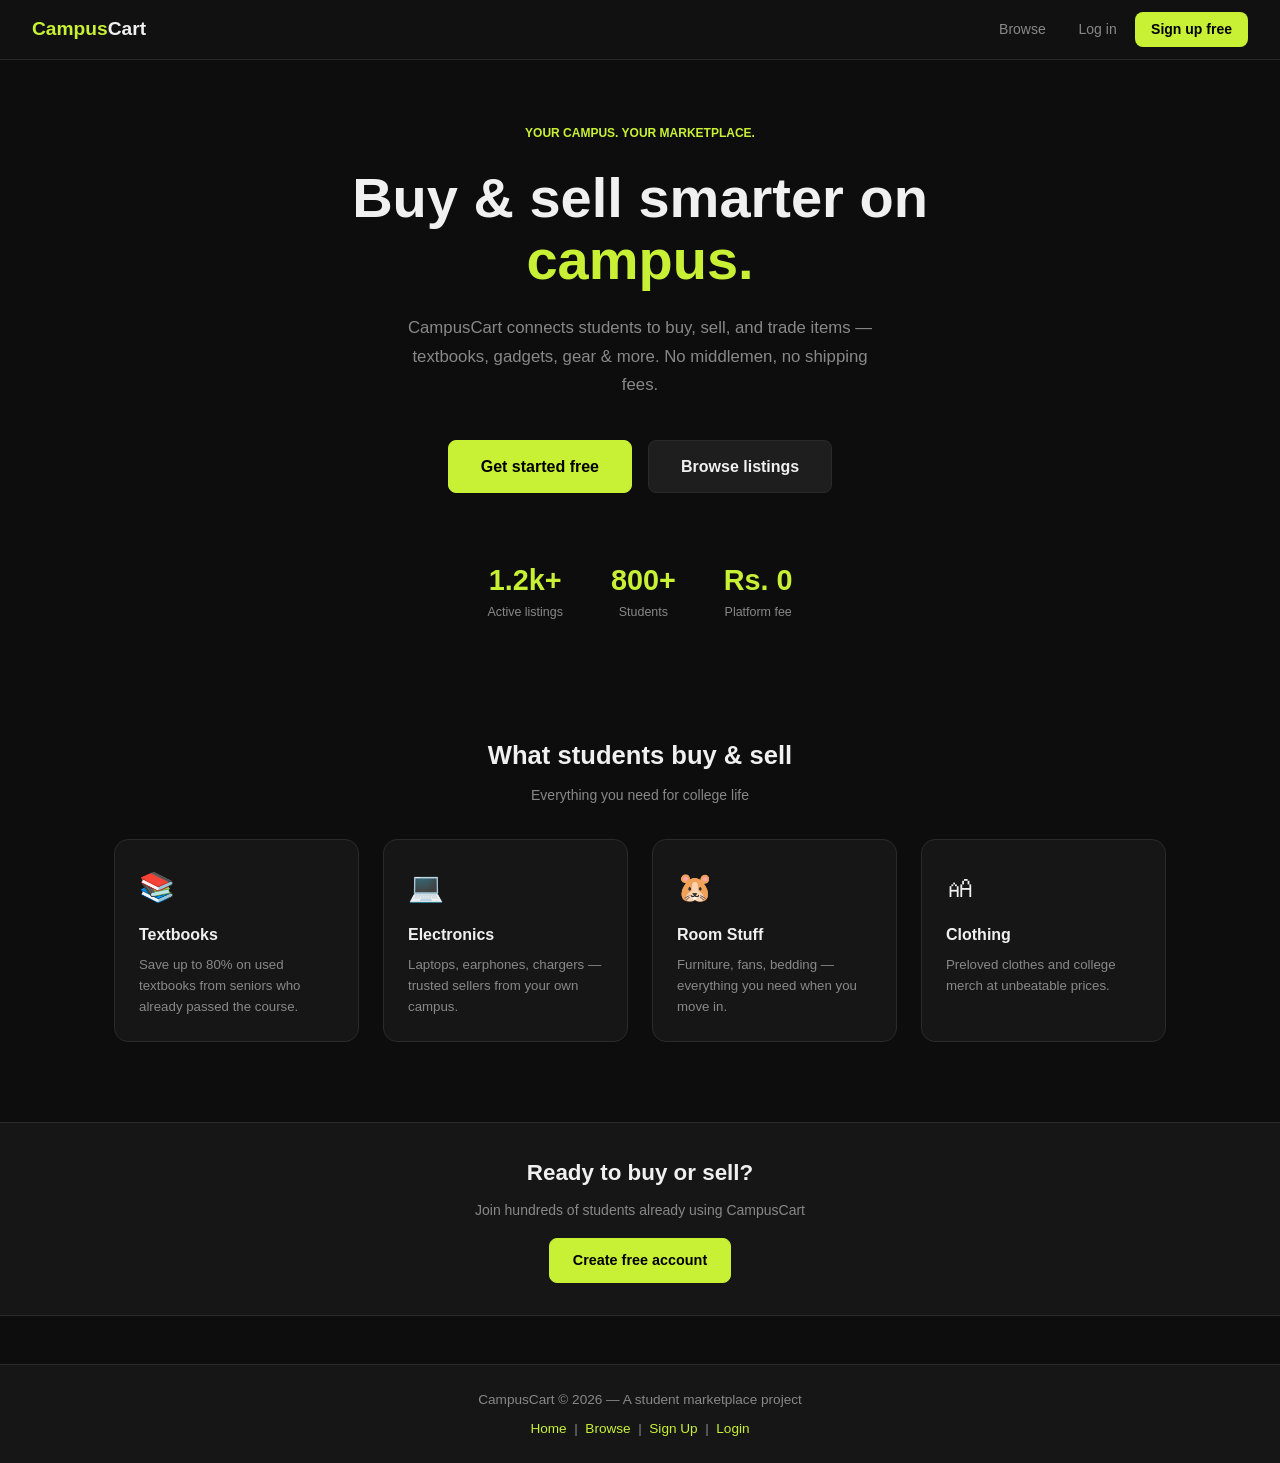
<file: index.html>
<!DOCTYPE html>
<html lang="en">
<head>
  <meta charset="UTF-8">
  <meta name="viewport" content="width=device-width, initial-scale=1.0">
  <title>CampusCart — Student Marketplace</title>
  
  <link rel="stylesheet" href="css/style.css">
</head>
<body>

  
  <div id="toast"></div>

  
  <nav>
    <a class="nav-logo" href="index.html">Campus<span>Cart</span></a>
    <div class="nav-links">
      <a class="nav-btn" href="browse.html">Browse</a>
      <a class="nav-btn" href="login.html">Log in</a>
      <a class="nav-cta" href="signup.html">Sign up free</a>
    </div>
  </nav>

  
  <header class="hero">
    <p class="hero-eyebrow">Your campus. Your marketplace.</p>
    <h1 class="hero-title">
      Buy &amp; sell smarter on<br>
      <span class="accent">campus.</span>
    </h1>
    <p class="hero-sub">
      CampusCart connects students to buy, sell, and trade items —
      textbooks, gadgets, gear &amp; more. No middlemen, no shipping fees.
    </p>
    <div class="hero-btns">
      <a class="btn btn-primary" href="signup.html" style="font-size:1rem;padding:0.8rem 2rem;">Get started free</a>
      <a class="btn btn-secondary" href="browse.html" style="font-size:1rem;padding:0.8rem 2rem;">Browse listings</a>
    </div>
    <div class="hero-stats">
      <div class="stat">
        <div class="stat-num">1.2k+</div>
        <div class="stat-label">Active listings</div>
      </div>
      <div class="stat">
        <div class="stat-num">800+</div>
        <div class="stat-label">Students</div>
      </div>
      <div class="stat">
        <div class="stat-num">Rs. 0</div>
        <div class="stat-label">Platform fee</div>
      </div>
    </div>
  </header>

  
  <section class="features-section">
    <div class="container">
      <h2 class="text-center" style="font-size:1.6rem;margin-bottom:0.5rem">What students buy &amp; sell</h2>
      <p class="text-muted text-center">Everything you need for college life</p>

      
      <div class="features">
        <article class="feat">
          <div class="feat-icon">&#128218;</div>
          <div class="feat-title">Textbooks</div>
          <div class="feat-desc">Save up to 80% on used textbooks from seniors who already passed the course.</div>
        </article>
        <article class="feat">
          <div class="feat-icon">&#128187;</div>
          <div class="feat-title">Electronics</div>
          <div class="feat-desc">Laptops, earphones, chargers — trusted sellers from your own campus.</div>
        </article>
        <article class="feat">
          <div class="feat-icon">&#128057;</div>
          <div class="feat-title">Room Stuff</div>
          <div class="feat-desc">Furniture, fans, bedding — everything you need when you move in.</div>
        </article>
        <article class="feat">
          <div class="feat-icon">&#128474;</div>
          <div class="feat-title">Clothing</div>
          <div class="feat-desc">Preloved clothes and college merch at unbeatable prices.</div>
        </article>
      </div>
    </div>
  </section>

  
  <aside style="background-color:#161616;border-top:1px solid #2a2a2a;border-bottom:1px solid #2a2a2a;padding:2rem 0;margin:2rem 0;">
    <div class="container text-center">
      <h2 style="font-size:1.4rem;margin-bottom:0.5rem">Ready to buy or sell?</h2>
      <p class="text-muted mb-2">Join hundreds of students already using CampusCart</p>
      <a class="btn btn-primary" href="signup.html">Create free account</a>
    </div>
  </aside>

  
  <footer>
    <div class="container">
      <p>CampusCart &copy; 2026 &mdash; A student marketplace project</p>
      <p style="margin-top:0.4rem">
        <a href="index.html">Home</a> &nbsp;|&nbsp;
        <a href="browse.html">Browse</a> &nbsp;|&nbsp;
        <a href="signup.html">Sign Up</a> &nbsp;|&nbsp;
        <a href="login.html">Login</a>
      </p>
    </div>
  </footer>

  
  <script src="js/data.js"></script>
  <script src="js/ui.js"></script>

</body>
</html>
</file>
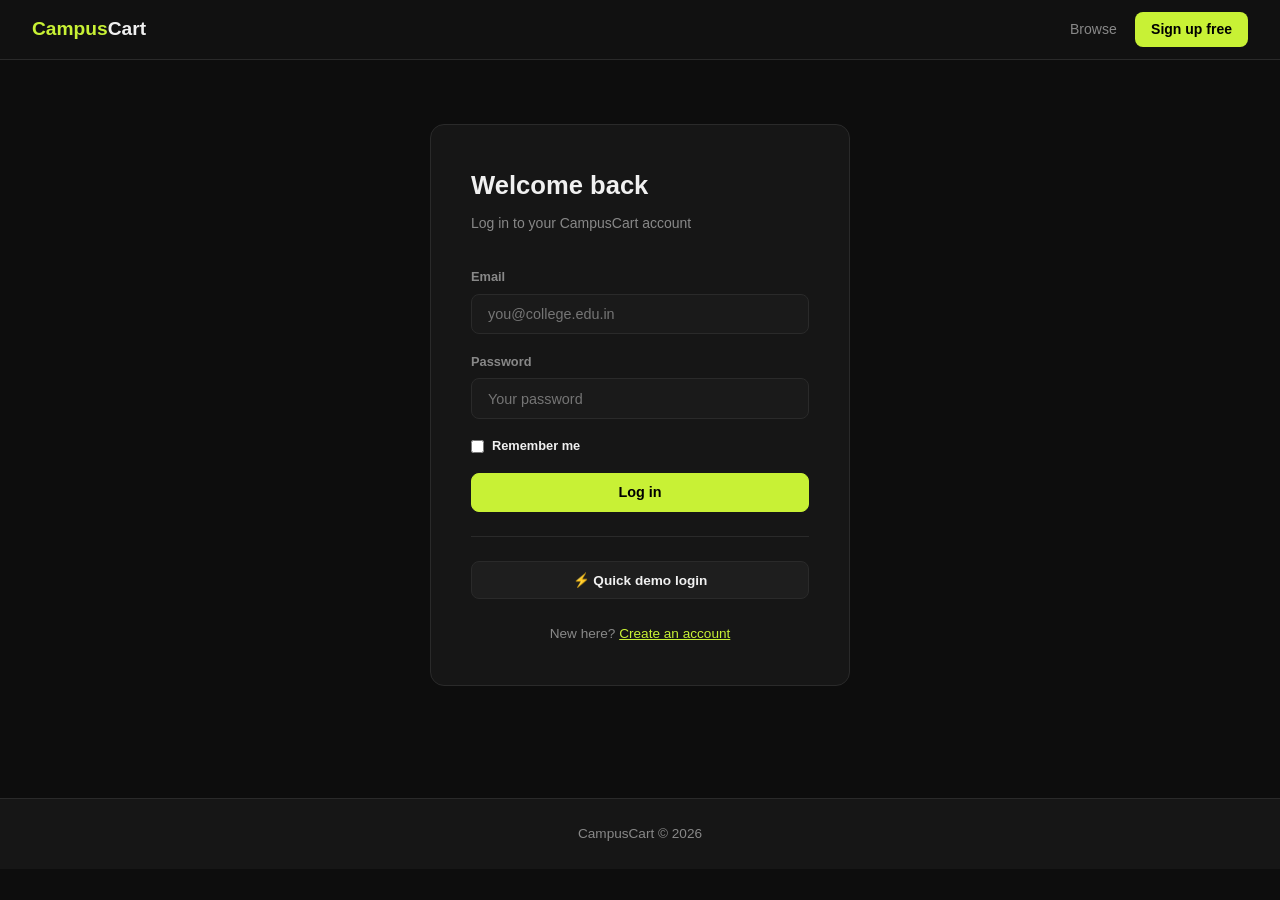
<file: browse.html>
<!DOCTYPE html>
<html lang="en">
<head>
  <meta charset="UTF-8">
  <meta name="viewport" content="width=device-width, initial-scale=1.0">
  <title>Browse — CampusCart</title>
  <link rel="stylesheet" href="css/style.css">
</head>
<body>

  <div id="toast"></div>

  
  <nav id="navAuth"></nav>

  
  <section>
    <div class="container">

      <div class="browse-header">
        <h1 class="browse-title">Browse listings</h1>
        <p class="text-muted" style="margin-top:0.3rem">Find great deals from students on your campus</p>
      </div>

      
      
      <div class="filters">

        
        <input class="search-bar"
               type="text"
               id="searchInput"
               placeholder="Search items..."
               oninput="filterListings()">

        
        <select class="filter-select" id="catFilter" onchange="filterListings()">
          <option value="">All categories</option>
          <option value="Books">Books</option>
          <option value="Electronics">Electronics</option>
          <option value="Clothing">Clothing</option>
          <option value="Furniture">Furniture</option>
          <option value="Sports">Sports</option>
          <option value="Other">Other</option>
        </select>

        
        <select class="filter-select" id="priceFilter" onchange="filterListings()">
          <option value="">Any price</option>
          <option value="0-500">Under Rs. 500</option>
          <option value="500-2000">Rs. 500 to Rs. 2,000</option>
          <option value="2000-10000">Rs. 2,000 to Rs. 10,000</option>
          <option value="10000plus">Rs. 10,000+</option>
        </select>

      </div>

      <div class="results-count" id="resultsCount"></div>

      
      <div class="grid-3" id="listingsGrid">
        <p class="text-muted">Loading listings...</p>
      </div>

    </div>
  </section>

  
  <footer>
    <div class="container">
      <p>CampusCart &copy; 2026</p>
    </div>
  </footer>

  <script src="js/data.js"></script>
  <script src="js/ui.js"></script>
  <script src="js/auth.js"></script>
  <script src="js/post.js"></script>
  <script src="js/browse.js"></script>
  <script>
    window.addEventListener("load", function() {
      initBrowse();
    });
  </script>

</body>
</html>
</file>
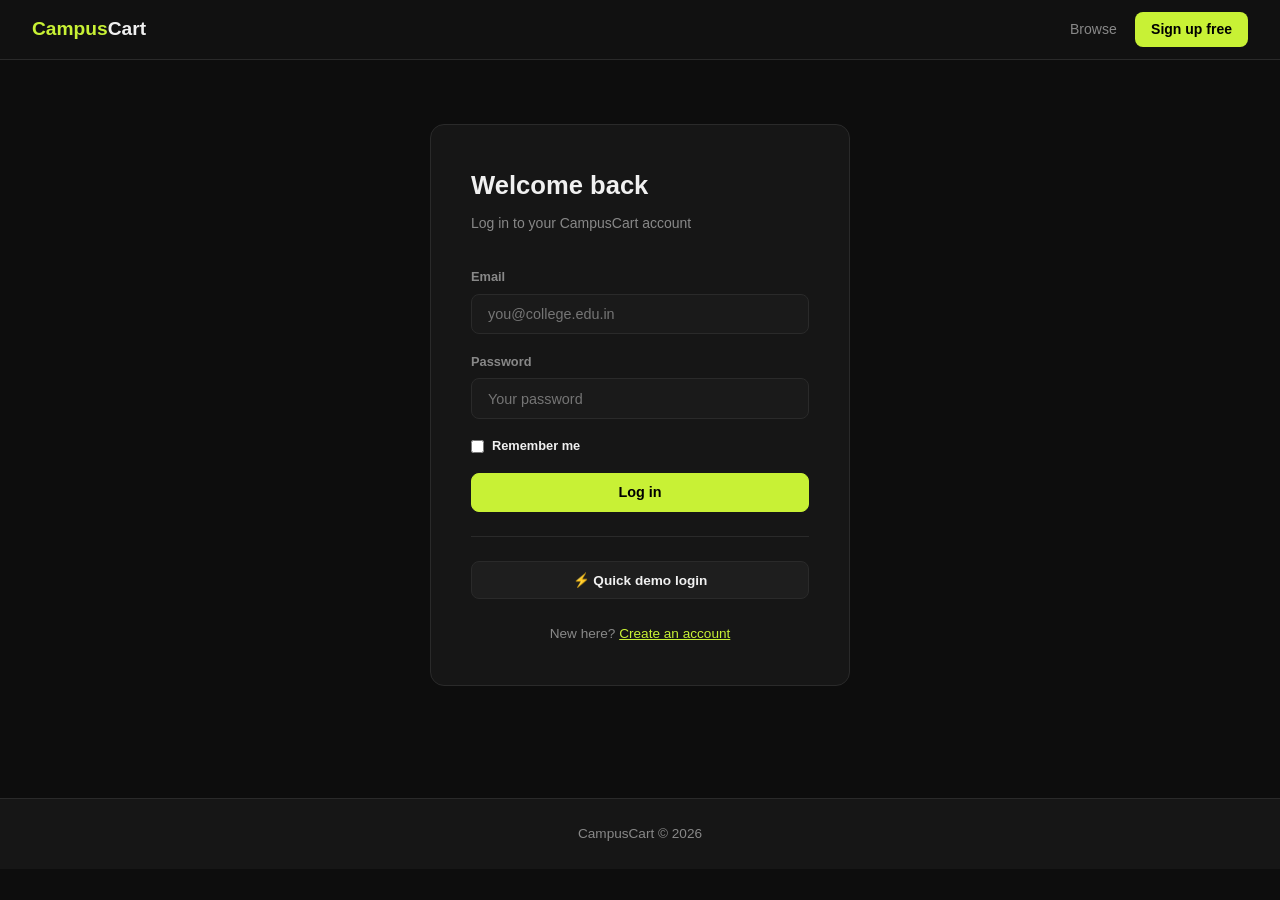
<file: cart.html>
<!DOCTYPE html>
<html lang="en">
<head>
  <meta charset="UTF-8">
  <meta name="viewport" content="width=device-width, initial-scale=1.0">
  <title>Cart — CampusCart</title>
  <link rel="stylesheet" href="css/style.css">
</head>
<body>

  <div id="toast"></div>

  
  <nav id="navAuth"></nav>

  
  <div id="checkoutModal" style="display:none;background-color:rgba(0,0,0,0.75);
       padding:2rem;z-index:200;width:100%;min-height:200px;
       display:none;align-items:center;justify-content:center;">
    <div class="modal-box">
      <div class="modal-title">&#127881; Order Placed!</div>
      <p class="text-muted mb-3">
        Your request has been sent to the sellers.
        They will contact you via your campus email within 24 hours.
      </p>

      
      <fieldset>
        <legend>Delivery Preference</legend>

        
        <div class="inline-check">
          <input type="radio" id="del-pickup" name="delivery" value="Campus pickup" checked>
          <label for="del-pickup" style="text-transform:none;letter-spacing:0;margin:0;color:var(--text)">
            Campus pickup
          </label>
        </div>
        <div class="inline-check">
          <input type="radio" id="del-hostel" name="delivery" value="Hostel drop">
          <label for="del-hostel" style="text-transform:none;letter-spacing:0;margin:0;color:var(--text)">
            Hostel drop
          </label>
        </div>
        <div class="inline-check">
          <input type="radio" id="del-dept" name="delivery" value="Department gate">
          <label for="del-dept" style="text-transform:none;letter-spacing:0;margin:0;color:var(--text)">
            Department gate
          </label>
        </div>
      </fieldset>

      <div class="modal-actions">
        <button class="btn btn-primary btn-full" onclick="closeCheckout()">Confirm order</button>
      </div>
    </div>
  </div>

  
  <section>
    <div class="cart-wrap">

      <h1 class="page-title">Your cart</h1>
      <p class="page-sub">Review items before contacting sellers</p>

      
      <div id="cartContent"></div>

    </div>
  </section>

  
  <footer>
    <div class="container">
      <p>CampusCart &copy; 2026</p>
    </div>
  </footer>

  <script src="js/data.js"></script>
  <script src="js/ui.js"></script>
  <script src="js/auth.js"></script>
  <script src="js/cart.js"></script>
  <script>
    
    window.addEventListener("load", function() {
      initCart();
    });
  </script>

</body>
</html>
</file>
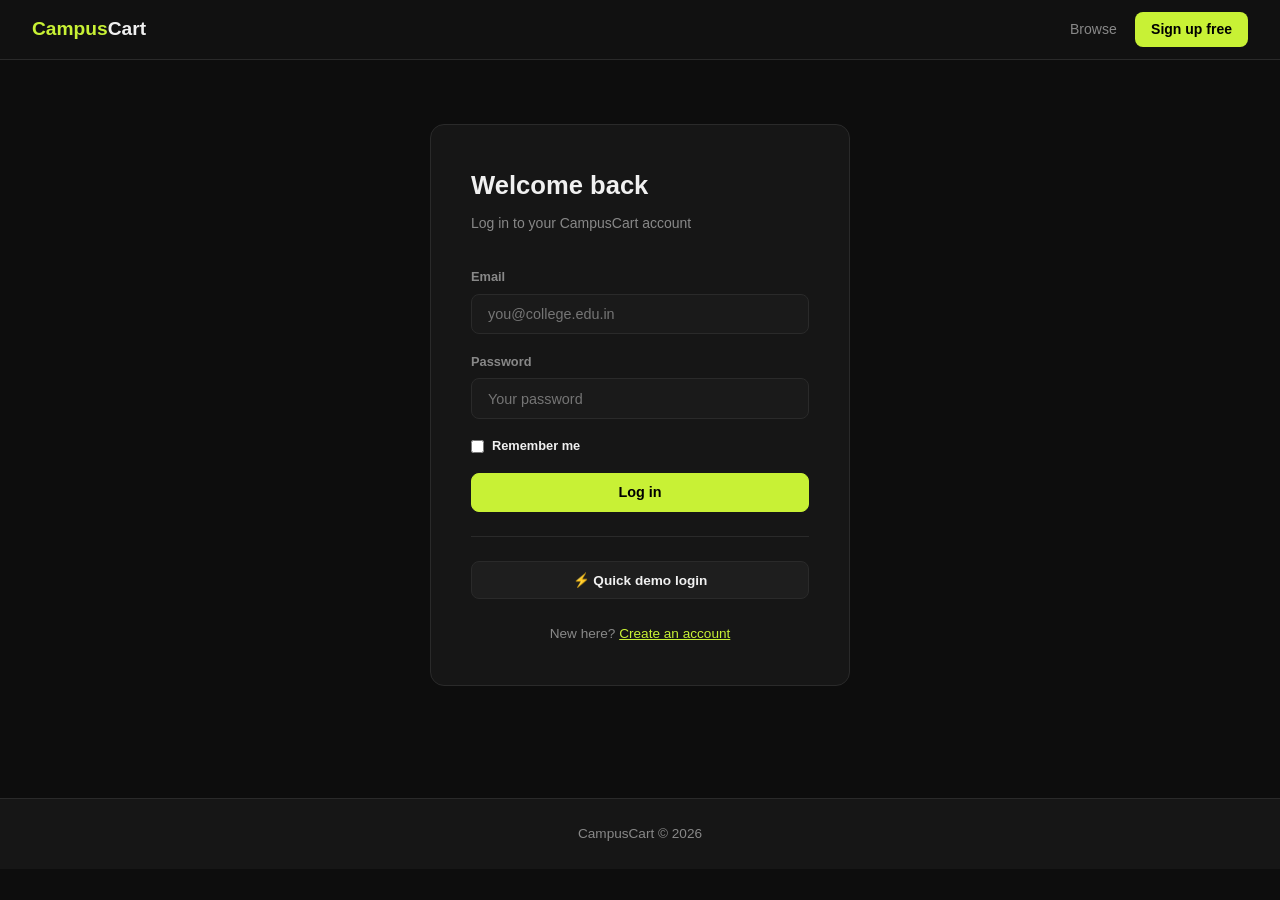
<file: dashboard.html>
<!DOCTYPE html>
<html lang="en">
<head>
  <meta charset="UTF-8">
  <meta name="viewport" content="width=device-width, initial-scale=1.0">
  <title>Dashboard — CampusCart</title>
  <link rel="stylesheet" href="css/style.css">
</head>
<body>

  <div id="toast"></div>

  
  <nav id="navAuth"></nav>

  
  <header class="dash-header">
    <div class="container">
      <div id="dashGreet" class="dash-title">Welcome!</div>
      <div class="dash-subtitle">Here's what's happening on CampusCart today</div>
    </div>
  </header>

  
  <section class="section">
    <div class="container">

      
      <div class="stats-row">
        <div class="stat-card">
          <div class="stat-card-num" id="statActive">0</div>
          <div class="stat-card-label">Active listings</div>
        </div>
        <div class="stat-card">
          <div class="stat-card-num" id="statMine">0</div>
          <div class="stat-card-label">My posted items</div>
        </div>
        <div class="stat-card">
          <div class="stat-card-num" id="statCart">0</div>
          <div class="stat-card-label">Cart items</div>
        </div>
        <div class="stat-card">
          <div class="stat-card-num" id="statValue">Rs. 0</div>
          <div class="stat-card-label">Cart value</div>
        </div>
      </div>

      
      <div class="dash-grid">

        
        <div>
          <h3>Sales activity (last 7 days)</h3>
          <canvas id="salesChart" width="400" height="180"></canvas>
        </div>

        
        <aside class="recent-panel">
          <h3>Recent listings</h3>
          <div id="recentListings"></div>
        </aside>

      </div>

      
      <div class="text-center" style="margin-top:2rem">
        <a class="btn btn-primary" href="post.html">+ Post a new item</a>
        &nbsp;
        <a class="btn btn-secondary" href="browse.html">Browse listings</a>
      </div>

    </div>
  </section>

  
  <footer>
    <div class="container">
      <p>CampusCart &copy; 2026</p>
    </div>
  </footer>

  
  <script src="js/data.js"></script>
  <script src="js/ui.js"></script>
  <script src="js/auth.js"></script>
  <script src="js/dashboard.js"></script>
  <script>
    
    window.addEventListener("load", function() {
      initDashboard();
    });
  </script>

</body>
</html>
</file>
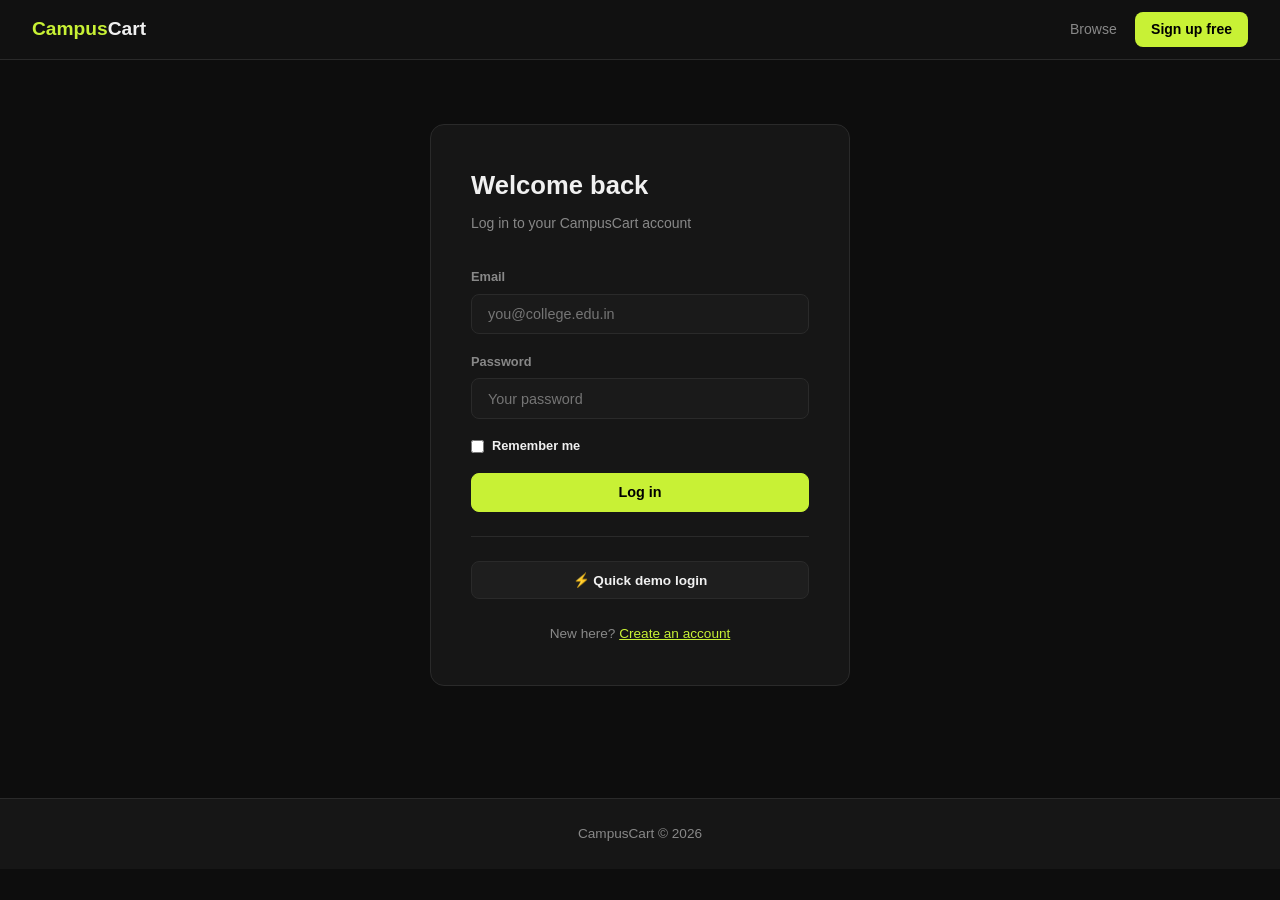
<file: detail.html>
<!DOCTYPE html>
<html lang="en">
<head>
  <meta charset="UTF-8">
  <meta name="viewport" content="width=device-width, initial-scale=1.0">
  <title>Item Detail — CampusCart</title>
  <link rel="stylesheet" href="css/style.css">
</head>
<body>

  <div id="toast"></div>

  
  <nav id="navAuth"></nav>

  
  <section>
    <div class="detail-wrap">

      <a class="btn btn-secondary btn-sm mb-2" href="browse.html">&larr; Back to browse</a>

      
      <article class="detail-grid">

        
        <div>
          <div class="detail-img" id="detailImg">&#128230;</div>
          <div style="margin-top:0.75rem" id="detailTags"></div>
        </div>

        
        <div>
          <div id="detailSoldBadge"></div>
          <div class="detail-title" id="detailTitle">Loading...</div>
          <div class="detail-price" id="detailPrice"></div>

          
          <p class="detail-desc" id="detailDesc"></p>

          
          <div class="seller-box">
            <div class="seller-avatar" id="detailSellerAvatar">?</div>
            <div>
              <div style="font-size:0.85rem;font-weight:500;color:var(--text)" id="detailSellerName"></div>
              <div class="text-muted" style="font-size:0.78rem" id="detailSellerDept"></div>
            </div>
          </div>

          
          <div style="display:flex;gap:0.75rem;flex-wrap:wrap" id="detailActions"></div>

        </div>
      </article>

    </div>
  </section>

  
  <footer>
    <div class="container">
      <p>CampusCart &copy; 2026</p>
    </div>
  </footer>

  <script src="js/data.js"></script>
  <script src="js/ui.js"></script>
  <script src="js/auth.js"></script>
  <script src="js/detail.js"></script>
  <script>
    window.addEventListener("load", function() {
      initDetail();
    });
  </script>

</body>
</html>
</file>
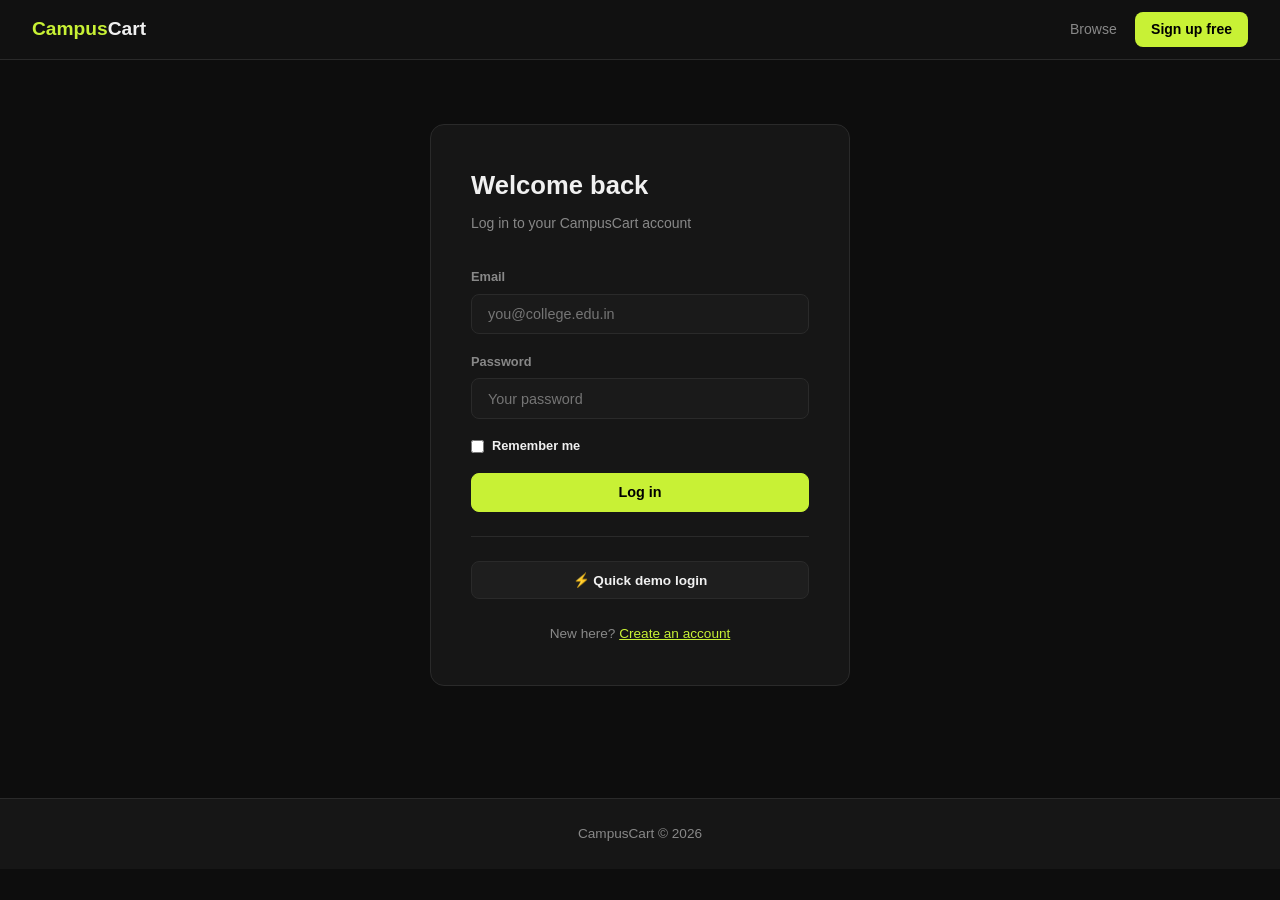
<file: mylistings.html>
<!DOCTYPE html>
<html lang="en">
<head>
  <meta charset="UTF-8">
  <meta name="viewport" content="width=device-width, initial-scale=1.0">
  <title>My Listings — CampusCart</title>
  <link rel="stylesheet" href="css/style.css">
</head>
<body>

  <div id="toast"></div>

  
  <nav id="navAuth"></nav>

  
  <section>
    <div class="my-listings-wrap">

      <h1 class="page-title">My Listings</h1>
      <p class="page-sub">Manage everything you have posted for sale</p>

      
      <div style="display:flex;gap:0.75rem;align-items:center;margin-bottom:1.5rem;flex-wrap:wrap;">

        
        <select id="statusFilter" onchange="filterMyListings()" style="width:auto;min-width:160px;">
          <option value="all">All items</option>
          <option value="active">Active only</option>
          <option value="sold">Sold only</option>
        </select>

        <a class="btn btn-primary btn-sm" href="post.html">+ Post new item</a>
      </div>

      
      <div id="myListingsContent"></div>

    </div>
  </section>

  
  <footer>
    <div class="container">
      <p>CampusCart &copy; 2026</p>
    </div>
  </footer>

  <script src="js/data.js"></script>
  <script src="js/ui.js"></script>
  <script src="js/auth.js"></script>
  <script src="js/mylistings.js"></script>
  <script>
    
    window.addEventListener("load", function() {
      initMyListings();
    });
  </script>

</body>
</html>
</file>
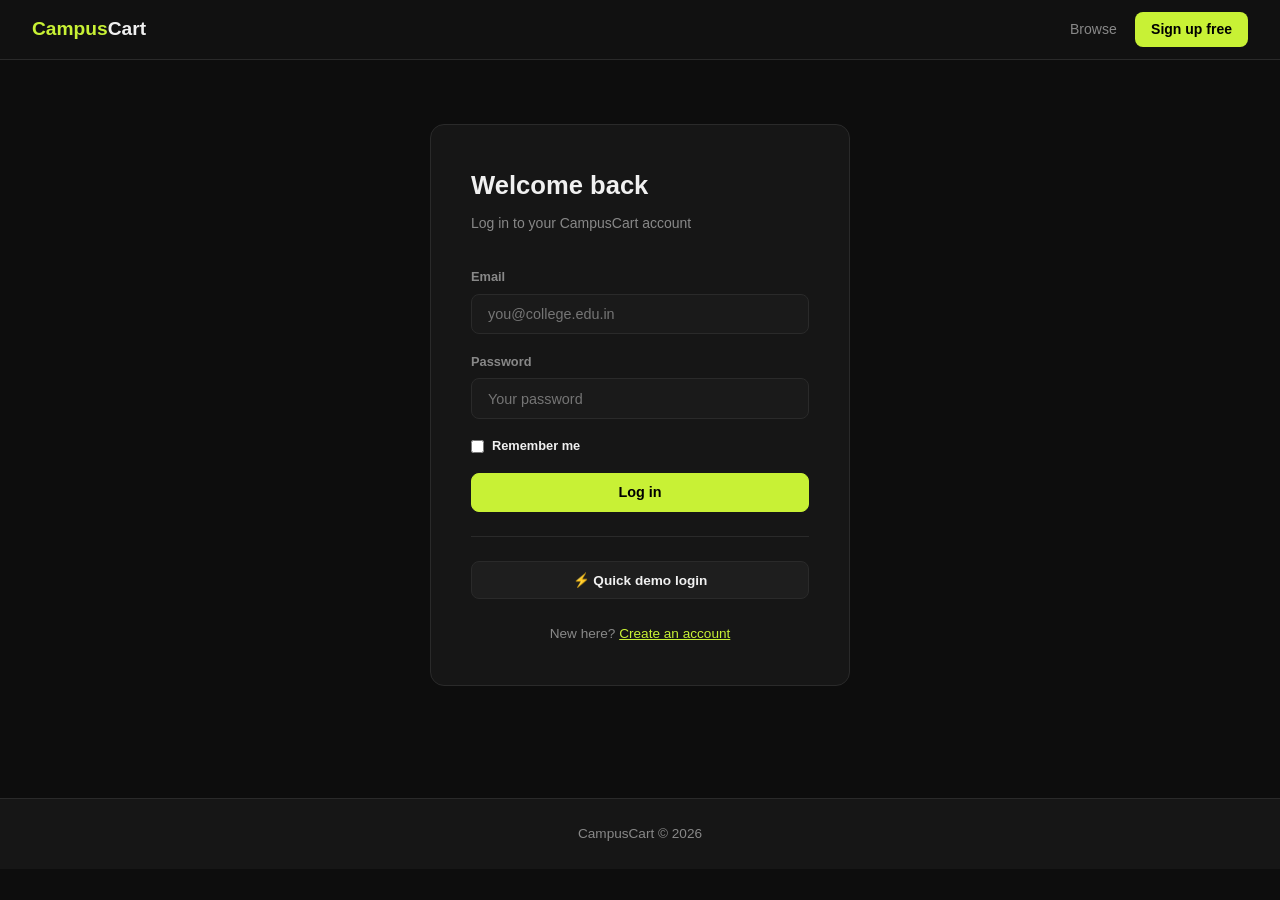
<file: post.html>
<!DOCTYPE html>
<html lang="en">
<head>
  <meta charset="UTF-8">
  <meta name="viewport" content="width=device-width, initial-scale=1.0">
  <title>Post Item — CampusCart</title>
  <link rel="stylesheet" href="css/style.css">
</head>
<body>

  <div id="toast"></div>

  
  <nav id="navAuth"></nav>

  
  <section>
    <div class="post-wrap">

      <h1 class="post-title">List an item</h1>
      <p class="text-muted mb-3">Fill in the details to post your item for sale</p>

      <div id="postAlert"></div>

      
      <fieldset>
        <legend>Item Details</legend>

        <div class="form-group">
          <label for="p-name">Item Name</label>
          
          <input type="text"
                 id="p-name"
                 name="itemname"
                 placeholder="e.g. Engineering Physics Textbook"
                 oninput="updateEmojiPreview()">
        </div>

        <div class="form-group">
          <label for="p-cat">Category</label>
          
          <select id="p-cat" name="category" onchange="updateEmojiPreview()">
            <option value="">Select category</option>
            <option value="Books">Books</option>
            <option value="Electronics">Electronics</option>
            <option value="Clothing">Clothing</option>
            <option value="Furniture">Furniture</option>
            <option value="Sports">Sports</option>
            <option value="Other">Other</option>
          </select>
        </div>

        <div class="two-col">
          <div class="form-group">
            <label for="p-price">Price (Rs.)</label>
            <input type="number" id="p-price" name="price" placeholder="500" min="0">
          </div>
          <div class="form-group">
            <label for="p-cond">Condition</label>
            
            <select id="p-cond" name="condition">
              <option value="Like New">Like New</option>
              <option value="Good">Good</option>
              <option value="Fair">Fair</option>
              <option value="For parts">For parts</option>
            </select>
          </div>
        </div>

        <div class="form-group">
          <label for="p-desc">Description</label>
          
          <textarea id="p-desc"
                    name="description"
                    placeholder="Describe your item — edition, age, any defects..."></textarea>
        </div>

      </fieldset>

      
      <fieldset>
        <legend>Item Preview</legend>
        <div class="image-upload">
          
          <span id="emojiPreview">&#128230;</span>
          <div class="image-upload-text">Icon auto-updates based on category &amp; name</div>
        </div>
      </fieldset>

      
      <fieldset>
        <legend>Listing Options</legend>

        
        <div class="inline-check">
          <input type="checkbox" id="p-nego" name="nego">
          <label for="p-nego" style="text-transform:none;letter-spacing:0;margin:0;color:var(--text)">
            Price negotiable
          </label>
        </div>
        <div class="inline-check">
          <input type="checkbox" id="p-exchange" name="exchange">
          <label for="p-exchange" style="text-transform:none;letter-spacing:0;margin:0;color:var(--text)">
            Open to exchange
          </label>
        </div>
      </fieldset>

      <button class="btn btn-primary btn-full" onclick="postItem()">Publish listing</button>

    </div>
  </section>

  
  <footer>
    <div class="container">
      <p>CampusCart &copy; 2026</p>
    </div>
  </footer>

  <script src="js/data.js"></script>
  <script src="js/ui.js"></script>
  <script src="js/auth.js"></script>
  <script src="js/post.js"></script>
  <script>
    window.addEventListener("load", function() {
      initPost();
    });
  </script>

</body>
</html>
</file>
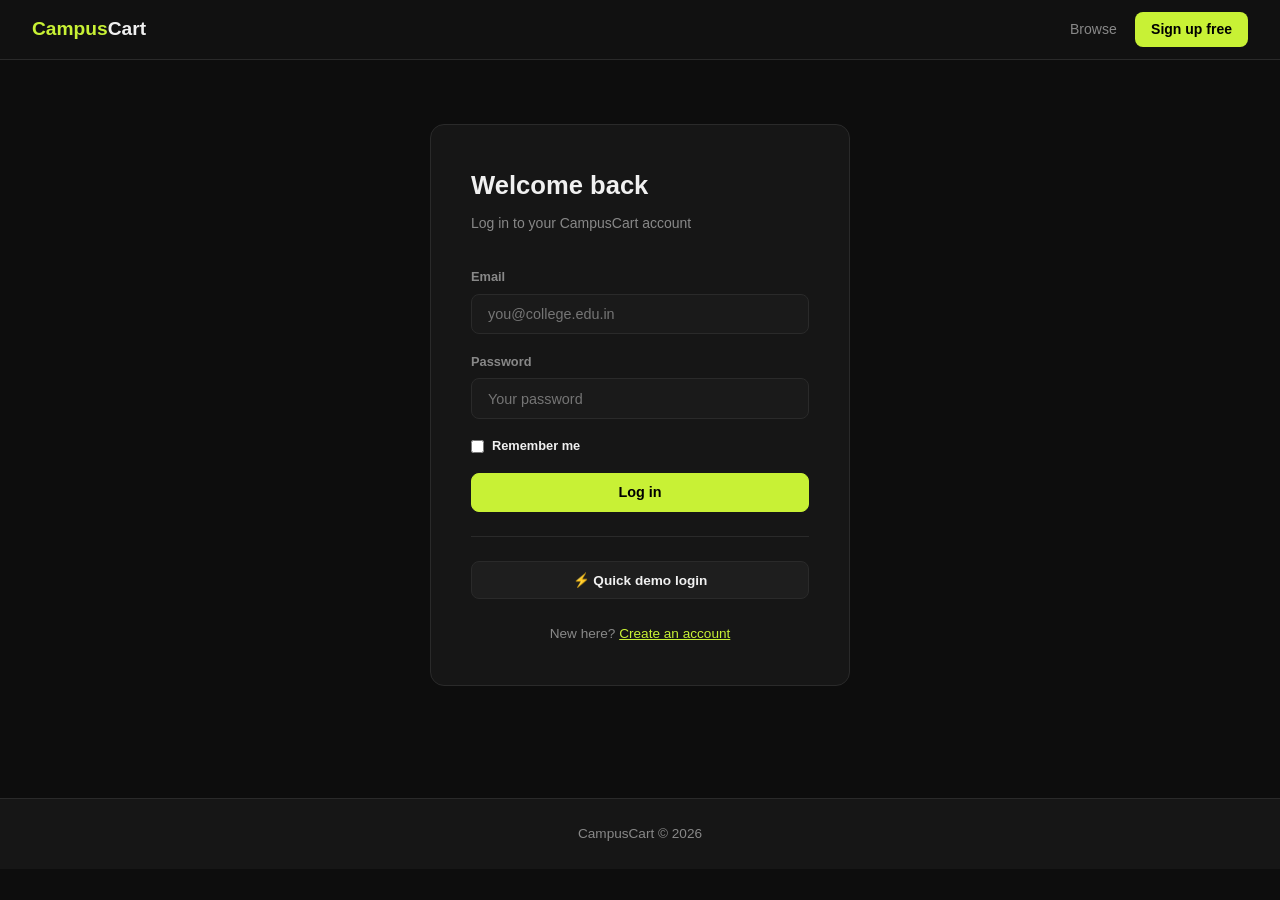
<file: profile.html>
<!DOCTYPE html>
<html lang="en">
<head>
  <meta charset="UTF-8">
  <meta name="viewport" content="width=device-width, initial-scale=1.0">
  <title>Profile — CampusCart</title>
  <link rel="stylesheet" href="css/style.css">
</head>
<body>

  <div id="toast"></div>

  
  <nav id="navAuth"></nav>

  
  <section>
    <div class="profile-wrap">

      <h1 class="page-title">My Profile</h1>
      <p class="page-sub">View and update your account details</p>

      
      <div class="profile-header">
        <div class="profile-avatar" id="profileAvatar">U</div>
        <div>
          <div class="profile-name"  id="profileName">Loading...</div>
          <div class="profile-email" id="profileEmail"></div>
          <span class="tag tag-green mt-1" id="profileDept"></span>
        </div>
      </div>

      
      <aside class="profile-section" style="margin-bottom:1rem;">
        <h3>Account summary</h3>
        <div style="display:grid;grid-template-columns:1fr 1fr;gap:1rem;">
          <div class="stat-card">
            <div class="stat-card-num" id="profileListingCount">0</div>
            <div class="stat-card-label">My listings</div>
          </div>
          <div class="stat-card">
            <div class="stat-card-num" id="profileSoldCount">0</div>
            <div class="stat-card-label">Items sold</div>
          </div>
        </div>
      </aside>

      
      <div class="profile-section">
        <h3>Edit profile</h3>

        <fieldset>
          <legend>Personal Details</legend>

          <div class="form-group">
            <label for="edit-name">Display Name</label>
            
            <input type="text" id="edit-name" name="displayname"
                   placeholder="Your name"
                   onmouseover="this.style.borderColor='#c8f135'"
                   onmouseout="if(document.activeElement!=this)this.style.borderColor=''">
          </div>

          <div class="form-group">
            <label for="edit-dept">Department</label>
            
            <select id="edit-dept" name="dept">
              <option value="Computer Science">Computer Science</option>
              <option value="Electronics">Electronics</option>
              <option value="Mechanical">Mechanical</option>
              <option value="Civil">Civil</option>
              <option value="Chemical">Chemical</option>
              <option value="Other">Other</option>
            </select>
          </div>
        </fieldset>

        <button class="btn btn-primary btn-sm" onclick="saveProfile()">Save changes</button>
      </div>

      
      <div class="profile-section">
        <h3>Notification preferences</h3>
        <fieldset>
          <legend>Notify me when</legend>
          <div class="inline-check">
            <input type="checkbox" id="notif-msg" name="notif-msg" checked>
            <label for="notif-msg" style="text-transform:none;letter-spacing:0;margin:0;color:var(--text)">
              Someone messages about my listing
            </label>
          </div>
          <div class="inline-check">
            <input type="checkbox" id="notif-new" name="notif-new">
            <label for="notif-new" style="text-transform:none;letter-spacing:0;margin:0;color:var(--text)">
              New listings in my department
            </label>
          </div>
          <div class="inline-check">
            <input type="checkbox" id="notif-price" name="notif-price">
            <label for="notif-price" style="text-transform:none;letter-spacing:0;margin:0;color:var(--text)">
              Price drops on items in my cart
            </label>
          </div>
        </fieldset>
        <button class="btn btn-secondary btn-sm" onclick="saveNotifPrefs()">Save preferences</button>
      </div>

      
      <div class="profile-section" style="border-color:#5a1010;">
        <h3 style="color:#ff8888;">Account actions</h3>
        <p class="text-muted mb-2" style="font-size:0.85rem;">
          Logging out will end your current session.
        </p>
        <button class="btn btn-danger btn-full" onclick="doLogout()">Log out</button>
      </div>

    </div>
  </section>

  
  <footer>
    <div class="container">
      <p>CampusCart &copy; 2026</p>
    </div>
  </footer>

  <script src="js/data.js"></script>
  <script src="js/ui.js"></script>
  <script src="js/auth.js"></script>
  <script src="js/profile.js"></script>
  <script>
    
    window.addEventListener("load", function() {
      initProfile();
    });
  </script>

</body>
</html>
</file>
<file: css/style.css>
* {
  box-sizing: border-box;
  margin: 0;
  padding: 0;
}


body {
  font-family: Arial, sans-serif;      
  font-size: 16px;
  line-height: 1.6;                    
  background-color: #0d0d0d;           
  color: #f0f0f0;
}


h1, h2, h3, h4 {
  font-weight: bold;
  color: #f0f0f0;
}



nav {
  background-color: #111111;
  border-bottom: 1px solid #2a2a2a;   
  padding: 0 2rem;                     
  display: flex;
  align-items: center;
  justify-content: space-between;
  height: 60px;
}

.nav-logo {
  font-weight: bold;
  font-size: 1.2rem;
  color: #c8f135;
  text-decoration: none;
}


.nav-logo span {
  color: #f0f0f0;
}

.nav-links {
  display: flex;
  gap: 0.25rem;
  align-items: center;
}


.nav-btn {
  background-color: transparent;
  border: none;
  color: #888888;
  font-size: 0.875rem;
  padding: 0.4rem 0.9rem;              
  border-radius: 8px;
  cursor: pointer;
  text-decoration: none;
}

.nav-btn:hover {
  background-color: #1e1e1e;
  color: #f0f0f0;
}

.nav-btn.active-link {
  background-color: #1e1e1e;
  color: #f0f0f0;
}

.nav-cta {
  background-color: #c8f135;
  color: #000000;
  font-weight: bold;
  border-radius: 8px;
  padding: 0.4rem 1rem;
  font-size: 0.875rem;
  border: none;
  cursor: pointer;
  text-decoration: none;
  display: inline-block;
}

.nav-cta:hover {
  background-color: #b0d82e;
}


#navAvatar {
  width: 32px;
  height: 32px;
  border-radius: 50%;
  background-color: #c8f135;
  color: #000000;
  font-weight: bold;
  font-size: 0.8rem;
  cursor: pointer;
  border: none;
  display: inline-block;
  text-align: center;
  line-height: 32px;
}

.cart-icon {
  cursor: pointer;
  background-color: #1e1e1e;
  border: 1px solid #2a2a2a;
  border-radius: 8px;
  padding: 0.4rem 0.7rem;
  font-size: 1rem;
  color: #f0f0f0;
  display: inline-block;
  text-decoration: none;
}


.btn {
  display: inline-block;
  padding: 0.65rem 1.4rem;
  border-radius: 8px;
  font-size: 0.9rem;
  font-weight: bold;
  cursor: pointer;
  border: 1px solid transparent;
  text-align: center;
  text-decoration: none;
}

.btn-primary {
  background-color: #c8f135;
  color: #000000;
  border-color: #c8f135;
}

.btn-primary:hover {
  background-color: #b0d82e;
}

.btn-secondary {
  background-color: #1e1e1e;
  color: #f0f0f0;
  border: 1px solid #2a2a2a;
}

.btn-secondary:hover {
  border-color: #c8f135;
  color: #c8f135;
}

.btn-danger {
  background-color: #ff4444;
  color: #ffffff;
  border-color: #ff4444;
}

.btn-danger:hover {
  background-color: #dd2222;
}

.btn-outline {
  background-color: transparent;
  border: 1px solid #c8f135;
  color: #c8f135;
}

.btn-outline:hover {
  background-color: #c8f135;
  color: #000000;
}

.btn-sm {
  padding: 0.4rem 0.85rem;
  font-size: 0.8rem;
}

.btn-full {
  width: 100%;
  display: block;
}



.form-group {
  margin-bottom: 1.1rem;               
}

label {
  display: block;
  font-size: 0.8rem;
  color: #888888;
  margin-bottom: 0.4rem;
  font-weight: bold;
}

input,
select,
textarea {
  width: 100%;
  background-color: #1a1a1a;
  border: 1px solid #2a2a2a;          
  color: #f0f0f0;
  border-radius: 8px;
  padding: 0.7rem 1rem;
  font-family: Arial, sans-serif;
  font-size: 0.9rem;
  outline: none;
}

input:focus,
select:focus,
textarea:focus {
  border-color: #c8f135;
}

select option {
  background-color: #1a1a1a;
}


textarea {
  resize: vertical;
  min-height: 90px;
}


fieldset {
  border: 1px solid #2a2a2a;
  border-radius: 8px;
  padding: 1rem;
  margin-bottom: 1.1rem;
}

legend {
  font-size: 0.75rem;
  color: #888888;
  font-weight: bold;
  padding: 0 0.5rem;
}



.card {
  background-color: #141414;
  border: 1px solid #2a2a2a;
  border-radius: 14px;
  overflow: hidden;
}

.card:hover {
  border-color: #3a3a3a;
}

.card-img {
  width: 100%;
  height: 170px;
  background-color: #1e1e1e;
  display: flex;
  align-items: center;
  justify-content: center;
  font-size: 3.5rem;
}

.card-body {
  padding: 1rem;                       
}

.card-title {
  font-weight: bold;
  font-size: 0.95rem;
  margin-bottom: 0.3rem;
  white-space: nowrap;
  overflow: hidden;
  text-overflow: ellipsis;
  color: #f0f0f0;
}

.card-price {
  font-size: 1.1rem;
  font-weight: bold;
  color: #c8f135;
}

.card-seller {
  font-size: 0.78rem;
  color: #888888;
  margin-top: 0.3rem;                  
}

.card-actions {
  display: flex;
  gap: 0.5rem;
  margin-top: 0.75rem;
}


.grid-3 {
  display: grid;
  grid-template-columns: repeat(auto-fill, minmax(240px, 1fr));
  gap: 1.1rem;
}



.tag {
  display: inline-block;
  font-size: 0.7rem;
  padding: 3px 10px;
  border-radius: 20px;
  font-weight: bold;
}

.tag-green {
  background-color: #1e2d06;
  color: #c8f135;
  border: 1px solid #3a5a10;
}

.tag-orange {
  background-color: #2d1806;
  color: #ff6b35;
  border: 1px solid #5a3010;
}

.tag-gray {
  background-color: #1e1e1e;
  color: #888888;
  border: 1px solid #2a2a2a;
}



.container {
  max-width: 1100px;
  margin: 0 auto;
  padding: 0 1.5rem;
}

.section {
  padding: 2rem 0;
}

.text-muted {
  color: #888888;
  font-size: 0.875rem;
}

.text-center {
  text-align: center;                  
}

.divider {
  border: none;
  border-top: 1px solid #2a2a2a;
  margin: 1.5rem 0;
}


.mb-1 { margin-bottom: 0.5rem; }
.mb-2 { margin-bottom: 1rem; }
.mb-3 { margin-bottom: 1.5rem; }
.mt-1 { margin-top: 0.5rem; }
.mt-2 { margin-top: 1rem; }
.mt-3 { margin-top: 1.5rem; }


.alert {
  padding: 0.8rem 1rem;
  border-radius: 8px;
  font-size: 0.875rem;
  margin-bottom: 1rem;
}

.alert-success {
  background-color: #1e2d06;
  border: 1px solid #3a5a10;
  color: #c8f135;
}

.alert-error {
  background-color: #2d0606;
  border: 1px solid #5a1010;
  color: #ff8888;
}


.sold-stamp {
  background-color: #ff6b35;
  color: #ffffff;
  font-weight: bold;
  font-size: 0.7rem;
  padding: 3px 10px;
  border-radius: 20px;
  display: inline-block;
}


#toast {
  background-color: #c8f135;
  color: #000000;
  padding: 0.75rem 1.25rem;
  border-radius: 8px;
  font-weight: bold;
  font-size: 0.9rem;
  z-index: 999;                        
  display: none;
  border: 1px solid #a0c020;
  margin: 0.5rem 0;
}



.modal-overlay {
  background-color: rgba(0,0,0,0.7);
  z-index: 200;
  display: none;
  padding: 1.5rem;
}

.modal-overlay.open {
  display: flex;
  align-items: center;
  justify-content: center;
  width: 100%;
  min-height: 300px;
}

.modal-box {
  background-color: #161616;
  border: 1px solid #2a2a2a;
  border-radius: 14px;
  padding: 2rem;
  width: 100%;
  max-width: 420px;
}

.modal-title {
  font-size: 1.2rem;
  font-weight: bold;
  margin-bottom: 1rem;
  color: #f0f0f0;
}

.modal-actions {
  display: flex;
  gap: 0.75rem;
  margin-top: 1.5rem;
}


.empty {
  text-align: center;
  padding: 4rem 1.5rem;
  color: #888888;
}

.empty-icon {
  font-size: 3rem;
  margin-bottom: 1rem;
}

.empty-text {
  font-size: 1rem;
  margin-bottom: 1.5rem;
}



canvas {
  border-radius: 8px;
  display: block;
  background-color: #161616;
  border: 1px solid #2a2a2a;
}



.hero {
  text-align: center;
  padding: 4rem 1.5rem;
}

.hero-eyebrow {
  font-size: 0.75rem;
  color: #c8f135;
  text-transform: uppercase;           
  font-weight: bold;
  margin-bottom: 1.5rem;
}

.hero-title {
  font-size: 3.5rem;
  font-weight: bold;
  line-height: 1.1;                    
  margin-bottom: 1.5rem;
  color: #f0f0f0;
}

.hero-title .accent {
  color: #c8f135;                      
}

.hero-sub {
  font-size: 1.05rem;
  color: #888888;
  max-width: 480px;
  margin: 0 auto 2.5rem auto;
  line-height: 1.7;
}

.hero-btns {
  display: flex;
  gap: 1rem;
  flex-wrap: wrap;
  justify-content: center;
}

.hero-stats {
  display: flex;
  gap: 3rem;
  margin-top: 4rem;
  flex-wrap: wrap;
  justify-content: center;
}

.stat {
  text-align: center;
}

.stat-num {
  font-size: 1.8rem;
  font-weight: bold;
  color: #c8f135;
}

.stat-label {
  font-size: 0.78rem;
  color: #888888;
}


.features-section {
  padding: 3rem 0;
}

.features {
  display: grid;
  grid-template-columns: repeat(auto-fit, minmax(200px, 1fr));
  gap: 1.5rem;
  margin-top: 2rem;
}


.feat {
  background-color: #161616;
  border: 1px solid #2a2a2a;
  border-radius: 14px;
  padding: 1.5rem;
}

.feat-icon {
  font-size: 1.8rem;
  margin-bottom: 0.75rem;
}

.feat-title {
  font-weight: bold;
  font-size: 1rem;
  margin-bottom: 0.4rem;
  color: #f0f0f0;
}

.feat-desc {
  font-size: 0.83rem;
  color: #888888;
  line-height: 1.6;
}


.auth-wrap {
  display: flex;
  align-items: center;
  justify-content: center;
  padding: 4rem 2rem;
}

.auth-box {
  background-color: #161616;
  border: 1px solid #2a2a2a;
  border-radius: 14px;
  padding: 2.5rem;
  width: 100%;
  max-width: 420px;
}

.auth-title {
  font-size: 1.6rem;
  font-weight: bold;
  margin-bottom: 0.4rem;
  color: #f0f0f0;
}

.auth-sub {
  color: #888888;
  font-size: 0.875rem;
  margin-bottom: 2rem;
}

.auth-switch {
  text-align: center;
  font-size: 0.85rem;
  color: #888888;
  margin-top: 1.5rem;
}

.auth-switch a {
  color: #c8f135;
  cursor: pointer;
  text-decoration: underline;
}



.dash-header {
  background-color: #161616;
  border-bottom: 1px solid #2a2a2a;
  padding: 1.5rem 0;
  margin-bottom: 2rem;
}

.dash-title {
  font-size: 1.5rem;
  font-weight: bold;
  color: #f0f0f0;
}

.dash-subtitle {
  color: #888888;
  font-size: 0.875rem;
}

.stats-row {
  display: grid;
  grid-template-columns: repeat(auto-fit, minmax(150px, 1fr));
  gap: 1rem;
  margin-bottom: 2rem;
}

.stat-card {
  background-color: #161616;
  border: 1px solid #2a2a2a;
  border-radius: 8px;
  padding: 1.25rem;
}

.stat-card-num {
  font-size: 1.8rem;
  font-weight: bold;
  color: #c8f135;
}

.stat-card-label {
  font-size: 0.78rem;
  color: #888888;
  margin-top: 0.2rem;
}

.dash-grid {
  display: grid;
  grid-template-columns: 1fr 1fr;
  gap: 1.5rem;
}

.dash-grid h3 {
  font-size: 1rem;
  font-weight: bold;
  margin-bottom: 1rem;
  color: #f0f0f0;
}


aside.recent-panel {
  border-left: 1px solid #2a2a2a;
  padding-left: 1rem;
}


.browse-header {
  padding: 2rem 0 1.5rem;
}

.browse-title {
  font-size: 1.8rem;
  font-weight: bold;
  color: #f0f0f0;
}

.filters {
  display: flex;
  gap: 0.75rem;
  flex-wrap: wrap;
  align-items: center;
  margin-bottom: 1.5rem;
}

.search-bar {
  flex: 1;
  min-width: 200px;
  max-width: 360px;
}

.filter-select {
  width: auto;
  min-width: 140px;
}

.results-count {
  color: #888888;
  font-size: 0.85rem;
  margin-bottom: 1rem;
}


.post-wrap {
  max-width: 600px;
  margin: 0 auto;
  padding: 2rem 1.5rem;
}

.post-title {
  font-size: 1.8rem;
  font-weight: bold;
  margin-bottom: 0.4rem;
  color: #f0f0f0;
}

.image-upload {
  border: 2px dashed #2a2a2a;
  border-radius: 8px;
  padding: 2rem;
  text-align: center;
  background-color: #1a1a1a;
  margin-bottom: 1rem;
}

.image-upload-text {
  font-size: 0.85rem;
  color: #888888;
}

#emojiPreview {
  font-size: 4rem;
  display: block;
  margin-bottom: 0.5rem;
}


.detail-wrap {
  max-width: 900px;
  margin: 0 auto;
  padding: 2rem 1.5rem;
}

.detail-grid {
  display: grid;
  grid-template-columns: 1fr 1fr;
  gap: 2.5rem;
}

.detail-img {
  background-color: #161616;
  border: 1px solid #2a2a2a;
  border-radius: 14px;
  height: 300px;
  display: flex;
  align-items: center;
  justify-content: center;
  font-size: 6rem;
}

.detail-price {
  font-size: 2rem;
  font-weight: bold;
  color: #c8f135;
  margin: 0.75rem 0;
}

.detail-title {
  font-size: 1.5rem;
  font-weight: bold;
  color: #f0f0f0;
}

.detail-desc {
  color: #888888;
  font-size: 0.9rem;
  line-height: 1.7;
  margin: 1rem 0;
}

.seller-box {
  background-color: #161616;
  border: 1px solid #2a2a2a;
  border-radius: 8px;
  padding: 1rem;
  display: flex;
  align-items: center;
  gap: 1rem;
  margin: 1.25rem 0;
}

.seller-avatar {
  width: 42px;
  height: 42px;
  border-radius: 50%;
  background-color: #c8f135;
  color: #000000;
  font-weight: bold;
  font-size: 1rem;
  border: none;
  flex-shrink: 0;
  display: flex;
  align-items: center;
  justify-content: center;
}


.cart-wrap {
  max-width: 720px;
  margin: 0 auto;
  padding: 2rem 1.5rem;
}

.cart-item {
  display: flex;
  gap: 1rem;
  align-items: center;
  background-color: #161616;
  border: 1px solid #2a2a2a;
  border-radius: 8px;
  padding: 1rem;
  margin-bottom: 0.75rem;
}

.cart-item-img {
  width: 60px;
  height: 60px;
  background-color: #1e1e1e;
  border-radius: 8px;
  display: flex;
  align-items: center;
  justify-content: center;
  font-size: 1.8rem;
  flex-shrink: 0;
}

.cart-item-info {
  flex: 1;
}

.cart-item-name {
  font-weight: bold;
  font-size: 0.95rem;
  color: #f0f0f0;
}

.cart-item-price {
  color: #c8f135;
  font-weight: bold;
  font-size: 0.9rem;
}

.cart-summary {
  background-color: #161616;
  border: 1px solid #2a2a2a;
  border-radius: 8px;
  padding: 1.25rem;
  margin-top: 1.5rem;
}

.cart-row {
  display: flex;
  justify-content: space-between;
  align-items: center;
  padding: 0.4rem 0;
  font-size: 0.9rem;
  color: #f0f0f0;
}

.cart-total {
  font-size: 1.2rem;
  font-weight: bold;
}


.my-listings-wrap {
  max-width: 800px;
  margin: 0 auto;
  padding: 2rem 1.5rem;
}

.my-item {
  display: flex;
  gap: 1rem;
  align-items: center;
  background-color: #161616;
  border: 1px solid #2a2a2a;
  border-radius: 8px;
  padding: 1rem;
  margin-bottom: 0.75rem;
}

.my-item-img {
  width: 60px;
  height: 60px;
  background-color: #1e1e1e;
  border-radius: 8px;
  display: flex;
  align-items: center;
  justify-content: center;
  font-size: 1.8rem;
  flex-shrink: 0;
}

.my-item-info {
  flex: 1;
}

.my-item-name {
  font-weight: bold;
  font-size: 0.95rem;
  color: #f0f0f0;
}

.my-item-price {
  font-size: 0.8rem;
  color: #c8f135;
  font-weight: bold;
}

.my-item-meta {
  font-size: 0.75rem;
  color: #888888;
}

.my-item-actions {
  display: flex;
  gap: 0.5rem;
  flex-shrink: 0;
}


.profile-wrap {
  max-width: 600px;
  margin: 0 auto;
  padding: 2rem 1.5rem;
}

.profile-header {
  display: flex;
  align-items: center;
  gap: 1.5rem;
  background-color: #161616;
  border: 1px solid #2a2a2a;
  border-radius: 14px;
  padding: 1.5rem;
  margin-bottom: 1.5rem;
}

.profile-avatar {
  width: 72px;
  height: 72px;
  border-radius: 50%;
  background-color: #c8f135;
  color: #000000;
  display: flex;
  align-items: center;
  justify-content: center;
  font-size: 1.6rem;
  font-weight: bold;
  flex-shrink: 0;
}

.profile-name {
  font-size: 1.3rem;
  font-weight: bold;
  color: #f0f0f0;
}

.profile-email {
  color: #888888;
  font-size: 0.875rem;
}

.profile-section {
  background-color: #161616;
  border: 1px solid #2a2a2a;
  border-radius: 14px;
  padding: 1.25rem;
  margin-bottom: 1rem;
}

.profile-section h3 {
  font-weight: bold;
  font-size: 1rem;
  margin-bottom: 1rem;
  color: #f0f0f0;
}


footer {
  background-color: #161616;
  border-top: 1px solid #2a2a2a;
  padding: 1.5rem 0;
  text-align: center;
  color: #888888;
  font-size: 0.85rem;
  margin-top: 3rem;
}

footer a {
  color: #c8f135;
  text-decoration: none;
}


.recent-row {
  display: flex;
  align-items: center;
  gap: 0.75rem;
  padding: 0.6rem 0;
  border-bottom: 1px solid #2a2a2a;
  cursor: pointer;
  color: #f0f0f0;
  text-decoration: none;
}

.recent-row:hover {
  color: #c8f135;
}

.recent-emoji {
  font-size: 1.5rem;
}

.recent-info {
  flex: 1;
}

.recent-name {
  font-size: 0.85rem;
  font-weight: bold;
}

.recent-meta {
  font-size: 0.75rem;
  color: #888888;
}

.recent-price {
  font-size: 0.85rem;
  color: #c8f135;
  font-weight: bold;
  white-space: nowrap;
}


select[size] {
  height: auto;
  padding: 0.5rem;
}


.inline-check {
  display: flex;
  align-items: center;
  gap: 0.5rem;
  margin-bottom: 0.75rem;
  font-size: 0.875rem;
  color: #f0f0f0;
}

.inline-check input[type="checkbox"],
.inline-check input[type="radio"] {
  width: auto;
}


.page-title {
  font-size: 1.8rem;
  font-weight: bold;
  margin-bottom: 0.4rem;
  color: #f0f0f0;
}

.page-sub {
  color: #888888;
  font-size: 0.9rem;
  margin-bottom: 1.5rem;
}


.two-col {
  display: grid;
  grid-template-columns: 1fr 1fr;
  gap: 1rem;
}
</file>
